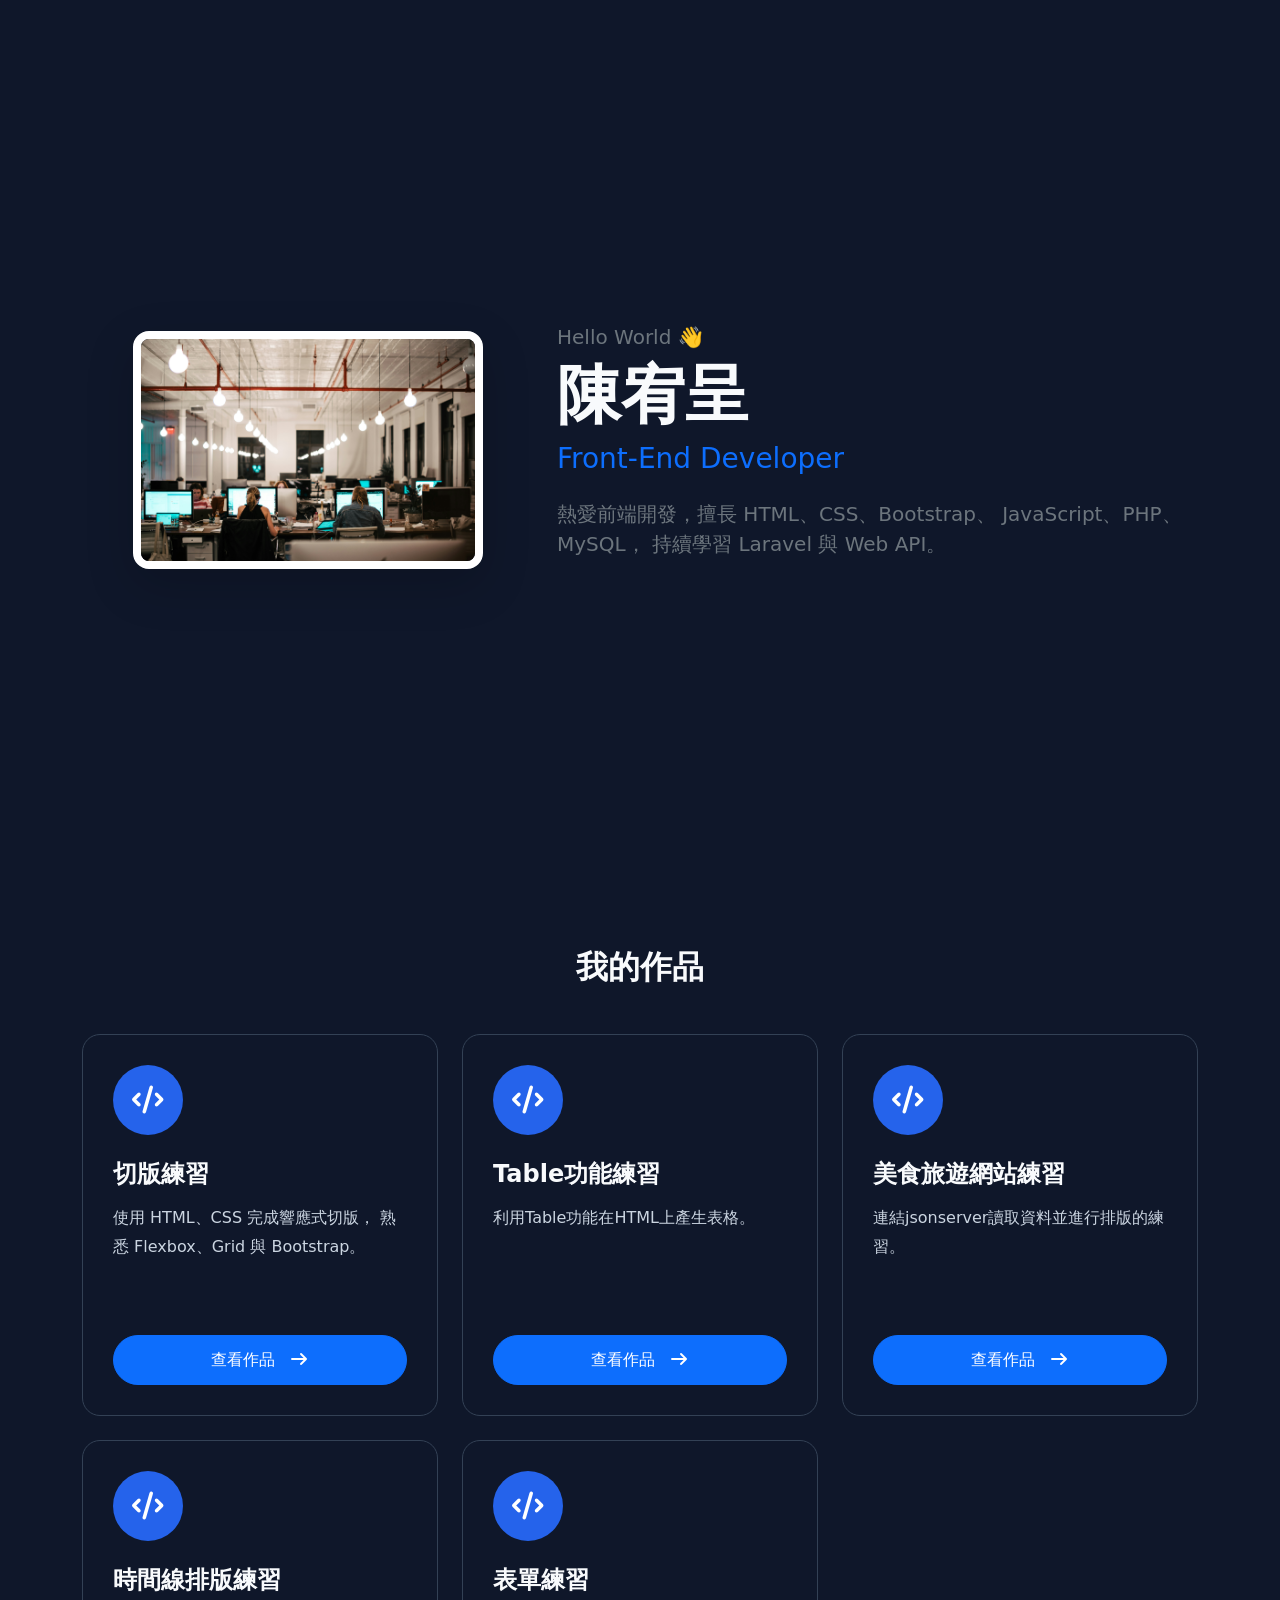
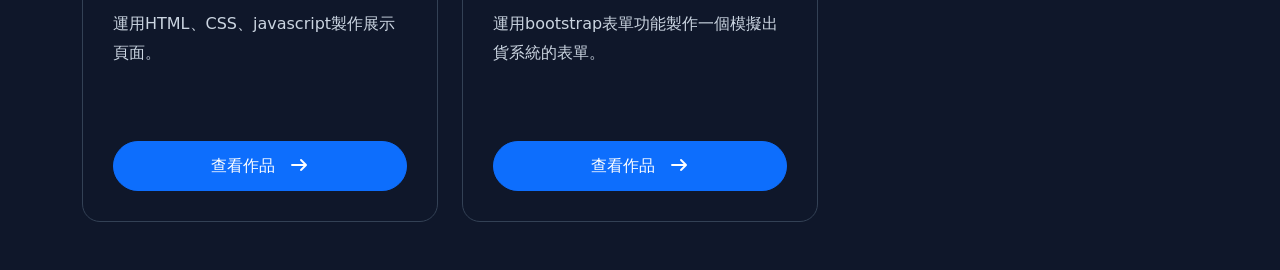
<file: index.html>
<!DOCTYPE html>
<html lang="en">

<head>
    <meta charset="UTF-8">
    <meta name="viewport" content="width=device-width, initial-scale=1.0">
    <title>個人首頁</title>
    <link rel="stylesheet" href="css/all.min.css">
    <link rel="stylesheet" href="css/userpage.css">
    <link rel="stylesheet" href="css/bootstrap.min.css">

    <style>
        body {
            background-color: var(--background-color);
        }

        /* S01主頁 */
        .s01 {
            min-height: 100vh;
            background: linear-gradient(135deg,
                    var(--background-color),
                    var(--section-background));
        }

        .s01 img {
            border: 8px solid white;
        }

        .s01 h1 {
            color: var(--text-primary);
        }

        .s01 h3 {
            color: var(--primary-color);
        }

        .s02 {
            background: var(--section-background);
        }

        .s02 .container h2{
            color: var(--text-primary);
        }

        .portfolio-card {

            height: 100%;

            display: flex;
            flex-direction: column;
            justify-content: space-between;

            background: var(--card-background);

            border-radius: 18px;

            padding: 30px;

            border: 1px solid var(--border-color);

            transition: .35s;

            position: relative;

            overflow: hidden;
        }

        /* 左側品牌色線 */

        .portfolio-card::before {

            content: "";

            position: absolute;

            top: 0;
            left: 0;

            width: 6px;
            height: 100%;

            background: var(--primary-color);

            transform: scaleY(0);

            transform-origin: top;

            transition: .35s;
        }

        /* Hover */

        .portfolio-card:hover {

            transform: translateY(-10px);

            box-shadow: 0 20px 40px rgba(0, 0, 0, .15);

        }

        .portfolio-card:hover::before {

            transform: scaleY(1);

        }

        .portfolio-icon {

            width: 70px;
            height: 70px;

            border-radius: 50%;

            background: var(--primary-color);

            color: white;

            display: flex;

            align-items: center;

            justify-content: center;

            font-size: 28px;

            margin-bottom: 25px;

            transition: .3s;

        }

        .portfolio-card:hover .portfolio-icon {

            transform: rotate(10deg) scale(1.1);

        }

        .portfolio-content h4 {

            font-weight: 700;

            color: var(--text-primary);

            margin-bottom: 15px;

            transition: .3s;

        }

        .portfolio-card:hover h4 {

            color: var(--primary-color);

        }

        .portfolio-content p {

            color: var(--text-secondary);

            line-height: 1.8;

            min-height: 90px;

        }

        /* 按鈕 */

        .portfolio-footer {

            margin-top: 25px;

        }

        .portfolio-footer .btn {

            width: 100%;

            border-radius: 30px;

            padding: 12px;

            transition: .3s;

        }

        .portfolio-footer .btn:hover {

            letter-spacing: 1px;

        }
    </style>
</head>

<body>
    <section class="s01 d-flex align-items-center">
        <div class="container">
            <div class="row align-items-center">
                <div class="col-lg-5 text-center">
                    <img src="images/userpage01.jpg" class="img-fluid rounded-4 shadow-lg" style="max-width:350px;">
                </div>
                <div class="col-lg-7">
                    <h5 class="text-secondary">
                        Hello World 👋
                    </h5>
                    <h1 class="display-3 fw-bold">
                        陳宥呈
                    </h1>
                    <h3 class="text-primary mb-4">
                        Front-End Developer
                    </h3>
                    <p class="lead text-secondary">
                        熱愛前端開發，擅長 HTML、CSS、Bootstrap、
                        JavaScript、PHP、MySQL，
                        持續學習 Laravel 與 Web API。
                    </p>
                </div>
            </div>
        </div>
    </section>

    <section class="s02 py-5">
        <div class="container">
            <h2 class="text-center fw-bold mb-5">
                我的作品
            </h2>
            <div class="row g-4">
                <!-- Project 1 -->
                <div class="col-md-6 col-lg-4">
                    <div class="portfolio-card h-100">
                        <div class="portfolio-content">
                            <div class="portfolio-icon">
                                <i class="fa-solid fa-code"></i>
                            </div>
                            <h4>切版練習</h4>
                            <p>
                                使用 HTML、CSS 完成響應式切版，
                                熟悉 Flexbox、Grid 與 Bootstrap。
                            </p>
                        </div>
                        <div class="portfolio-footer">
                            <a href="20260605-1.html" class="btn btn-primary">
                                查看作品
                                <i class="fa-solid fa-arrow-right ms-2"></i>
                            </a>
                        </div>
                    </div>
                </div>
                <!-- Project 2 -->
                <div class="col-md-6 col-lg-4">
                    <div class="portfolio-card h-100">
                        <div class="portfolio-content">
                            <div class="portfolio-icon">
                                <i class="fa-solid fa-code"></i>
                            </div>
                            <h4>Table功能練習</h4>
                            <p>
                                利用Table功能在HTML上產生表格。
                            </p>
                        </div>
                        <div class="portfolio-footer">
                            <a href="20260605-ch5-ai.html" class="btn btn-primary">
                                查看作品
                                <i class="fa-solid fa-arrow-right ms-2"></i>
                            </a>
                        </div>
                    </div>
                </div>
                <!-- Project 3 -->
                <div class="col-md-6 col-lg-4">
                    <div class="portfolio-card h-100">
                        <div class="portfolio-content">
                            <div class="portfolio-icon">
                                <i class="fa-solid fa-code"></i>
                            </div>
                            <h4>美食旅遊網站練習</h4>
                            <p>
                                連結jsonserver讀取資料並進行排版的練習。
                            </p>
                        </div>
                        <div class="portfolio-footer">
                            <a href="20260618-3-jsonserver.html" class="btn btn-primary">
                                查看作品
                                <i class="fa-solid fa-arrow-right ms-2"></i>
                            </a>
                        </div>
                    </div>
                </div>
                <!-- Project 4 -->
                <div class="col-md-6 col-lg-4">
                    <div class="portfolio-card h-100">
                        <div class="portfolio-content">
                            <div class="portfolio-icon">
                                <i class="fa-solid fa-code"></i>
                            </div>
                            <h4>時間線排版練習</h4>
                            <p>
                                運用HTML、CSS、javascript製作展示頁面。
                            </p>
                        </div>
                        <div class="portfolio-footer">
                            <a href="20260623-practice-timeline-section-ai.html" class="btn btn-primary">
                                查看作品
                                <i class="fa-solid fa-arrow-right ms-2"></i>
                            </a>
                        </div>
                    </div>
                </div>
                <!-- Project 5 -->
                <div class="col-md-6 col-lg-4">
                    <div class="portfolio-card h-100">
                        <div class="portfolio-content">
                            <div class="portfolio-icon">
                                <i class="fa-solid fa-code"></i>
                            </div>
                            <h4>表單練習</h4>
                            <p>
                                運用bootstrap表單功能製作一個模擬出貨系統的表單。
                            </p>
                        </div>
                        <div class="portfolio-footer">
                            <a href="20260625-ch11-form-js.html" class="btn btn-primary">
                                查看作品
                                <i class="fa-solid fa-arrow-right ms-2"></i>
                            </a>
                        </div>
                    </div>
                </div>
            </div>
        </div>
    </section>
</body>

</html>
</file>
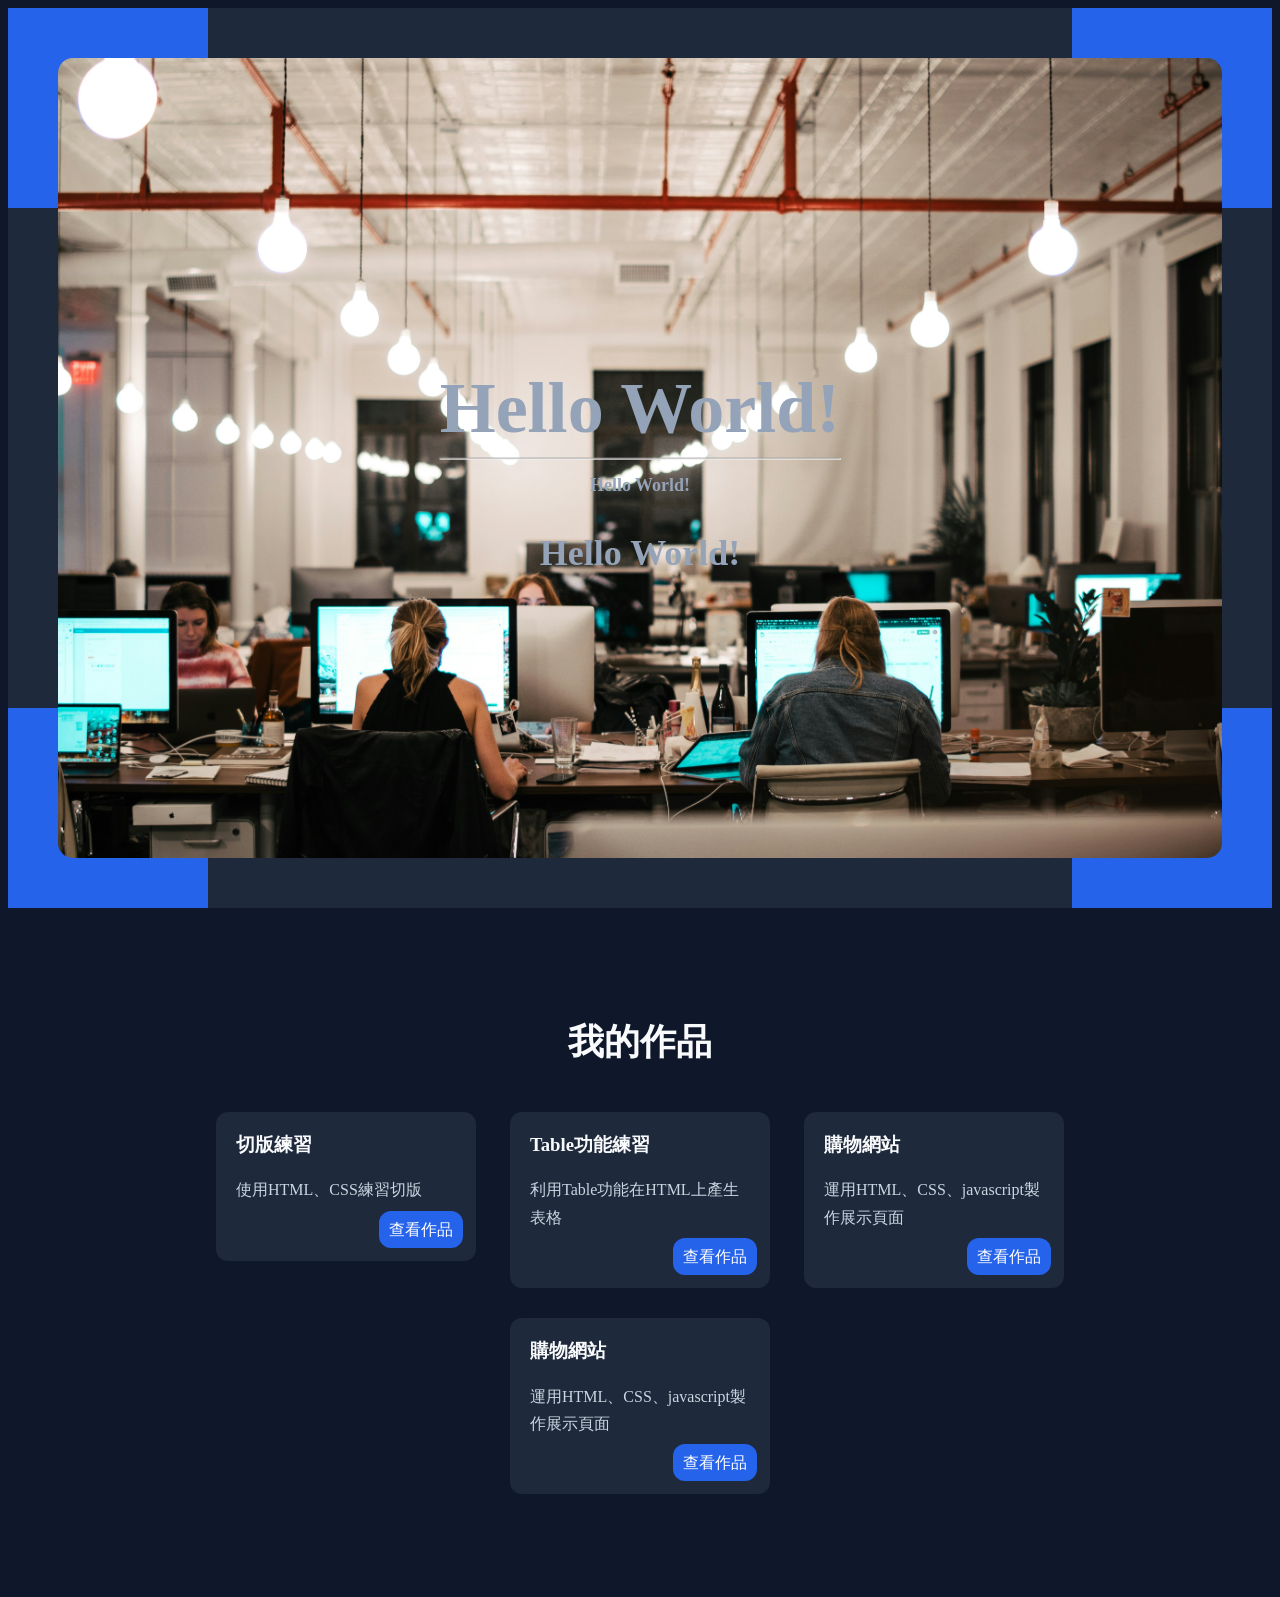
<file: 20260602_userPage.html>
<!DOCTYPE html>
<html lang="en">
<head>
    <meta charset="UTF-8">
    <meta name="viewport" content="width=device-width, initial-scale=1.0">
    <title>個人首頁</title>
    <link rel="stylesheet" href="css/all.min.css">
    <link rel="stylesheet" href="css/userpage.css">
    <style>
        body{
            background-color: var(--background-color);
        }
        /* S01主頁 */
        .s01{
            background-color: var(--background-secondary);
            height: 100vh;
            position: relative;
        }
        .s01 .box01{
            width: 200px;
            height: 200px;
            background-color: var(--primary-color);
            position: absolute;
            top: 0;
            left: 0;
        }
        .s01 .box02{
            width: 200px;
            height: 200px;
            background-color: var(--primary-color);
            position: absolute;
            top: 0;
            right: 0;
        }
        .s01 .box03{
            width: 200px;
            height: 200px;
            background-color: var(--primary-color);
            position: absolute;
            bottom: 0;
            left: 0;
        }
        .s01 .box04{
            width: 200px;
            height: 200px;
            background-color: var(--primary-color);
            position: absolute;
            bottom: 0;
            right: 0;
        }
        .s01 .userImg{
            position: absolute;
            top: 50px;
            left: 50px;
            bottom: 50px;
            right: 50px;
            border-radius: 15px;
            background-position: center, center;
            background-size: cover;
            background-color: var(--background-tertiary);
            background-image: url("images/userpage01.jpg");
            background-attachment: fixed;   /* 固定圖片 */    
        }
        .userText{
            position: absolute;
            top: 50%;
            left: 50%;
            transform: translate(-50%, -50%);
            text-align: center;
            color: var(--text-muted);
            font-weight: bolder;
        }
        .userText h1{
            font-size: 72px;
            margin-bottom: 0;
        }
        .userText h2{
            font-size: 18px;
        }
        .userText p{
            font-size: 36px;
        }
        /* S02作品區 */
        .s02{
            padding: 80px 10%;
            background-color: var(--background-color);
            text-align: center;
        }
        .s02 h2{
            font-size: 36px;
            color: var(--text-primary);
        }
        .s02 .card{
            display: inline-block;
            vertical-align: top;
            margin: 15px;
            width: 220px;
            background-color: var(--card-bg);
            padding: 20px;
            text-align: left;
            border-radius: 12px;
        }
        .s02 .card h3{
            color: var(--text-primary);
            margin-top: 0;
        }
        .s02 .card p{
            line-height: 1.7;
            color: var(--text-secondary);
        }
        .s02 .card a{
            position: relative;
            left: 65%;
            text-decoration: none;
            background-color: var(--button-primary-bg);
            color: var(--button-primary-text);
            padding: 10px;
            border-radius: 12px;
        }

    </style>
</head>
<body>
    <section class="s01">
            <div class="box01"></div>
            <div class="box02"></div>
            <div class="box03"></div>
            <div class="box04"></div>
            <div class="userImg"></div>
            <div class="userText">
                <h1>Hello World!</h1>
                <hr>
                <h2>Hello World!</h2>
                <p>Hello World!</p>
            </div>
    </section>
    <section class="s02">
        <h2>我的作品</h2>
        <!-- 作品01 -->
        <div class="card">
            <h3>切版練習</h3>
            <p>使用HTML、CSS練習切版</p>
            <a href="20260605-1.html">查看作品</a>
        </div>

        <!-- 作品02 -->
        <div class="card">
            <h3>Table功能練習</h3>
            <p>利用Table功能在HTML上產生表格</p>
            <a href="20260605-ch5-ai.html">查看作品</a>
        </div>

        <!-- 作品03 -->
        <div class="card">
            <h3>購物網站</h3>
            <p>運用HTML、CSS、javascript製作展示頁面</p>
            <a href="#">查看作品</a>
        </div>

        <!-- 作品04 -->
        <div class="card">
            <h3>購物網站</h3>
            <p>運用HTML、CSS、javascript製作展示頁面</p>
            <a href="#">查看作品</a>
        </div>
    </section>
</body>
</html>
</file>
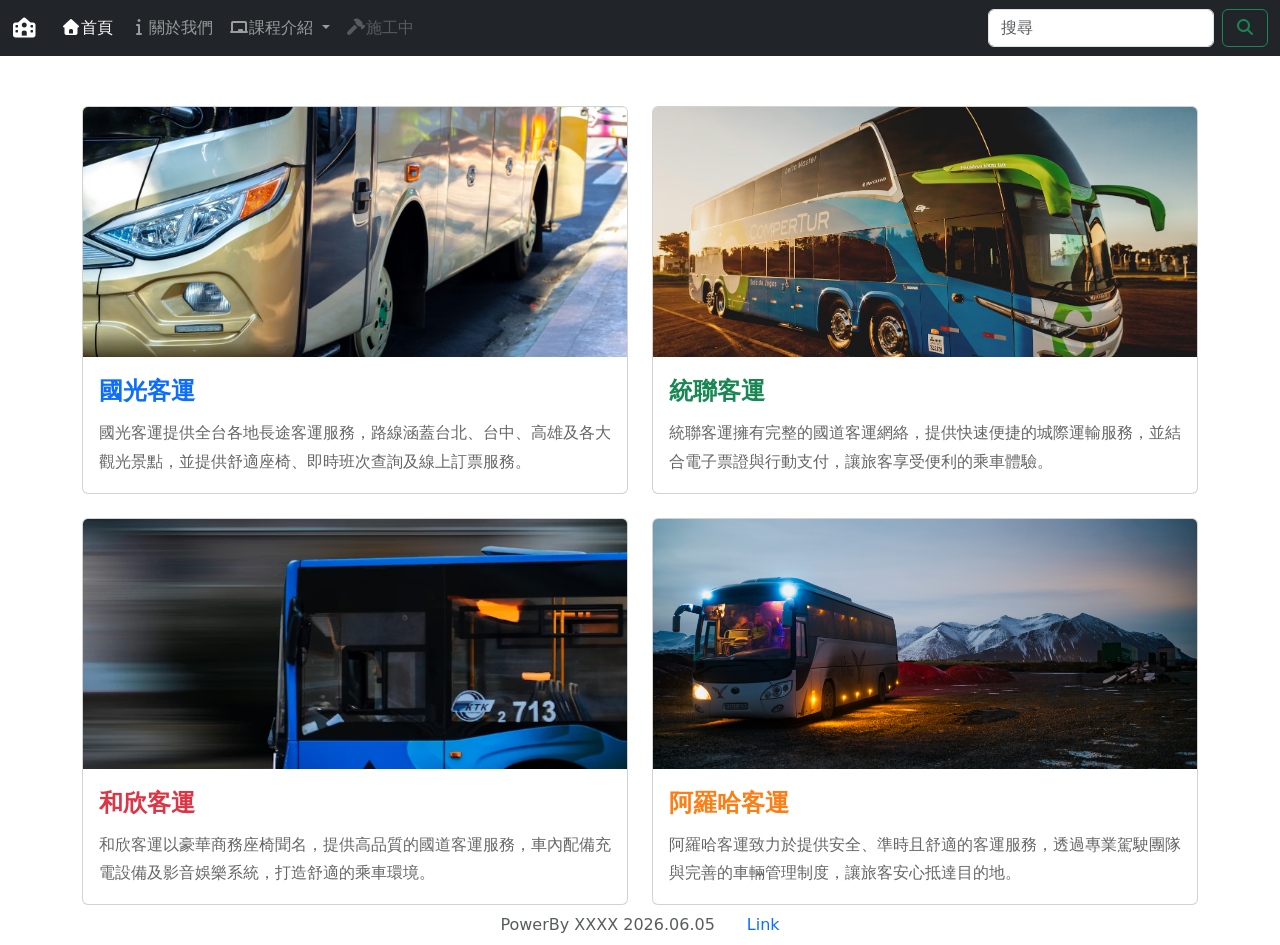
<file: 20260605-1.html>
<!DOCTYPE html>
<html lang="zh_TW">

<head>
    <meta charset="UTF-8">
    <meta name="viewport" content="width=device-width, initial-scale=1.0">
    <title>Bootstrap Demo</title>
    <link rel="stylesheet" href="css/bootstrap.min.css">
    <link rel="stylesheet" href="css/all.min.css">
    <link rel="stylesheet" href="css/20260605-1.css">
</head>

<body>
    <nav class="navbar navbar-expand-lg bg-dark navbar-dark">
        <div class="container-fluid">
            <a class="navbar-brand" href="#">
                <i class="fa-solid fa-school"></i>
            </a>
            <button class="navbar-toggler" type="button" data-bs-toggle="collapse"
                data-bs-target="#navbarSupportedContent" aria-controls="navbarSupportedContent" aria-expanded="false"
                aria-label="Toggle navigation">
                <span class="navbar-toggler-icon"></span>
            </button>
            <div class="collapse navbar-collapse" id="navbarSupportedContent">
                <ul class="navbar-nav me-auto mb-2 mb-lg-0">
                    <li class="nav-item">
                        <a class="nav-link active" aria-current="page" href="#">
                            <i class="fa-solid fa-house"></i>首頁
                        </a>
                    </li>
                    <li class="nav-item">
                        <a class="nav-link" href="#">
                            <i class="fa-solid fa-info"></i>關於我們
                        </a>
                    </li>
                    <li class="nav-item dropdown">
                        <a class="nav-link dropdown-toggle" href="#" role="button" data-bs-toggle="dropdown"
                            aria-expanded="false">
                            <i class="fa-solid fa-chalkboard"></i>課程介紹
                        </a>
                        <ul class="dropdown-menu">
                            <li><a class="dropdown-item" href="#">課程001</a></li>
                            <li><a class="dropdown-item" href="#">其他動作</a></li>
                            <li>
                                <hr class="dropdown-divider">
                            </li>
                            <li><a class="dropdown-item" href="#">其他...</a></li>
                        </ul>
                    </li>
                    <li class="nav-item">
                        <a class="nav-link disabled" aria-disabled="true">
                            <i class="fa-solid fa-hammer"></i>施工中
                        </a>
                    </li>
                </ul>
                <form class="d-flex" role="search">
                    <input class="form-control me-2" type="search" placeholder="搜尋" aria-label="搜尋" />
                    <button class="btn btn-outline-success" type="submit"><i
                            class="fa-solid fa-magnifying-glass"></i></button>
                </form>
            </div>
        </div>
    </nav>
    <div class="container">
        <div class="row row-cols-1 row-cols-md-2 g-4">
            <div class="col">
                <div class="card">
                    <img src="images/bus01.avif" class="card-img-top" alt="...">
                    <div class="card-body">
                        <h5 class="card-title">Card title</h5>
                        <p class="card-text">This is a longer card with supporting text below as a natural lead-in to
                            additional content. This content is a little bit longer.</p>
                    </div>
                </div>
            </div>
            <div class="col">
                <div class="card">
                    <img src="images/bus02.avif" class="card-img-top" alt="...">
                    <div class="card-body">
                        <h5 class="card-title">Card title</h5>
                        <p class="card-text">This is a longer card with supporting text below as a natural lead-in to
                            additional content. This content is a little bit longer.</p>
                    </div>
                </div>
            </div>
            <div class="col">
                <div class="card">
                    <img src="images/bus03.avif" class="card-img-top" alt="...">
                    <div class="card-body">
                        <h5 class="card-title">Card title</h5>
                        <p class="card-text">This is a longer card with supporting text below as a natural lead-in to
                            additional content.</p>
                    </div>
                </div>
            </div>
            <div class="col">
                <div class="card">
                    <img src="images/bus04.jpg" class="card-img-top" alt="...">
                    <div class="card-body">
                        <h5 class="card-title">Card title</h5>
                        <p class="card-text">This is a longer card with supporting text below as a natural lead-in to
                            additional content. This content is a little bit longer.</p>
                    </div>
                </div>
            </div>
        </div>
    </div>
    <footer>
        <ul class="nav justify-content-center">
            <li class="nav-item">
                <a class="nav-link disabled" aria-current="page" href="#">PowerBy XXXX 2026.06.05</a>
            </li>
            <li class="nav-item">
                <a class="nav-link" href="#">Link</a>
            </li>
        </ul>
    </footer>
    <script src="js/bootstrap.bundle.min.js"></script>
</body>

</html>
</file>
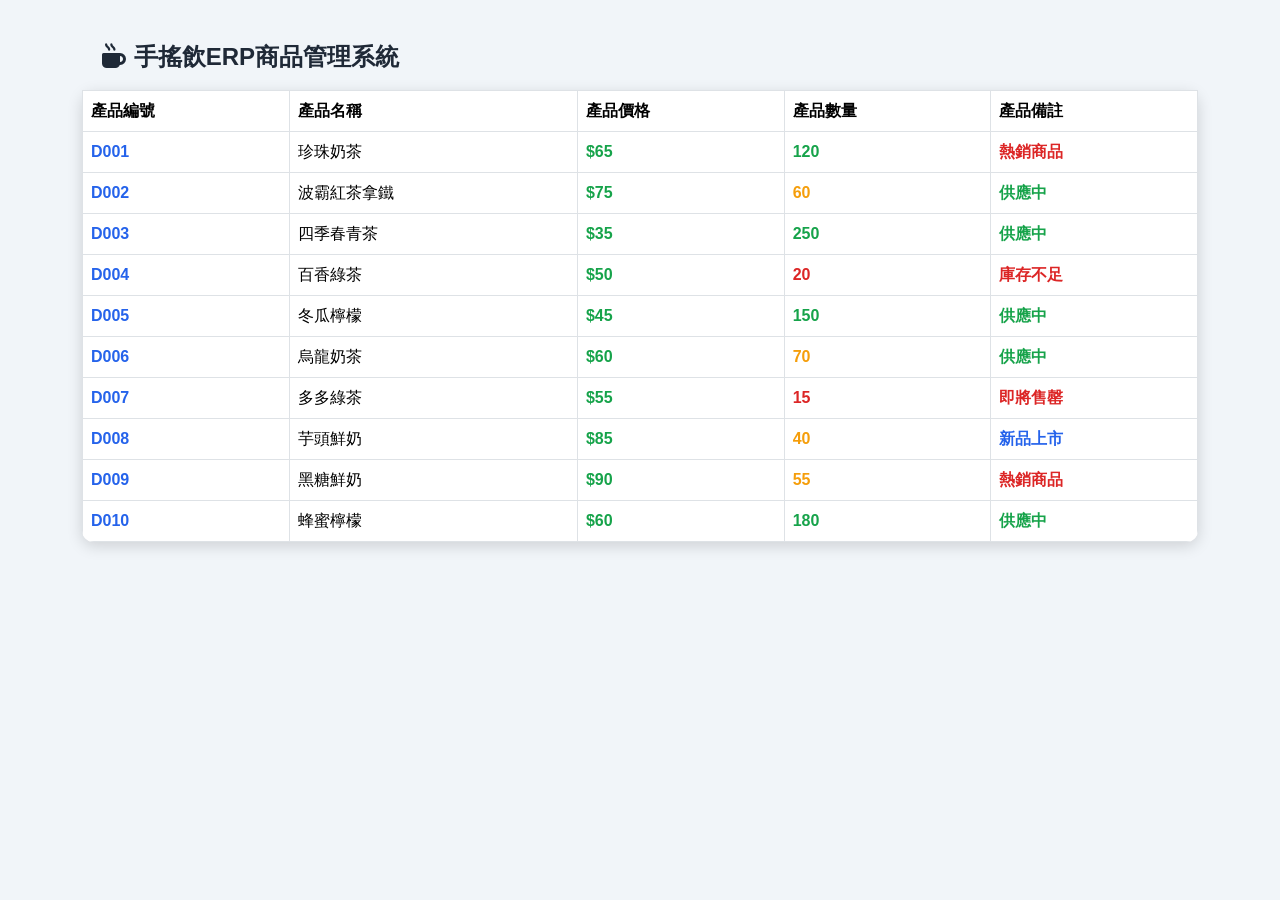
<file: 20260605-ch5-ai.html>
<!DOCTYPE html>
<html lang="zh-TW">

<head>
    <meta charset="UTF-8">
    <meta name="viewport" content="width=device-width, initial-scale=1.0">
    <title>ERP商品管理系統</title>

    <link rel="stylesheet" href="css/bootstrap.min.css">
    <link rel="stylesheet" href="css/all.min.css">
    <link rel="stylesheet" href="css/my.css">

    <style>
        :root {
            --erp-primary: #1f2937;
            --erp-secondary: #374151;
            --erp-accent: #2563eb;
            --erp-success: #16a34a;
            --erp-warning: #f59e0b;
            --erp-danger: #dc2626;
            --erp-light: #f8fafc;
        }

        body {
            background-color: #f1f5f9;
            font-family: "Microsoft JhengHei", sans-serif;
        }

        .erp-table {
            background-color: white;
            border-radius: 12px;
            overflow: hidden;
            box-shadow: 0 4px 15px rgba(0, 0, 0, .15);
        }

        .erp-header {
            background-color: var(--erp-primary) !important;
            color: white;
        }

        .erp-table caption {
            font-size: 1.5rem;
            font-weight: bold;
            color: var(--erp-primary);
            padding: 15px;
            caption-side: top;
        }

        .erp-table tbody tr {
            transition: all .3s;
        }

        .erp-table tbody tr:hover {
            background-color: #eef4ff;
            transform: scale(1.01);
        }

        .product-id {
            font-weight: bold;
            color: var(--erp-accent);
        }

        .product-price {
            font-weight: bold;
            color: var(--erp-success);
        }

        .stock-high {
            color: var(--erp-success);
            font-weight: bold;
        }

        .stock-medium {
            color: var(--erp-warning);
            font-weight: bold;
        }

        .stock-low {
            color: var(--erp-danger);
            font-weight: bold;
        }

        .status-hot {
            color: var(--erp-danger);
            font-weight: bold;
        }

        .status-new {
            color: var(--erp-accent);
            font-weight: bold;
        }

        .status-normal {
            color: var(--erp-success);
            font-weight: bold;
        }

        @media screen and (max-width: 768px) {

            .table-rwd thead {
                display: none;
            }

            .table-rwd tbody tr {
                display: block;
                margin-top: 15px;
                border: 2px solid var(--erp-accent);
                border-radius: 10px;
                background-color: white;
                box-shadow: 0 2px 10px rgba(0, 0, 0, .1);
            }

            .table-rwd tbody tr td {
                display: block;
                overflow: hidden;
                padding: 10px;
            }

            .table-rwd tbody tr td::before {
                content: attr(data-th) ":";
                font-size: 16px;
                font-weight: bold;
                color: var(--erp-primary);
                display: block;
                float: left;
                width: 35%;
                text-align: right;
                padding-right: 1em;
            }

            .table-rwd tbody tr td span {
                display: block;
                float: left;
                width: 65%;
            }
        }
    </style>
</head>

<body>

    <div class="container">

        <table class="table table-bordered table-hover mt-4 table-rwd erp-table">

            <caption>
                <i class="fa-solid fa-mug-hot"></i>
                手搖飲ERP商品管理系統
            </caption>

            <thead class="erp-header">
                <tr>
                    <th>產品編號</th>
                    <th>產品名稱</th>
                    <th>產品價格</th>
                    <th>產品數量</th>
                    <th>產品備註</th>
                </tr>
            </thead>

            <tbody>

                <tr>
                    <td data-th="產品編號"><span class="product-id">D001</span></td>
                    <td data-th="產品名稱"><span>珍珠奶茶</span></td>
                    <td data-th="產品價格"><span class="product-price">$65</span></td>
                    <td data-th="產品數量"><span class="stock-high">120</span></td>
                    <td data-th="產品備註"><span class="status-hot">熱銷商品</span></td>
                </tr>

                <tr>
                    <td data-th="產品編號"><span class="product-id">D002</span></td>
                    <td data-th="產品名稱"><span>波霸紅茶拿鐵</span></td>
                    <td data-th="產品價格"><span class="product-price">$75</span></td>
                    <td data-th="產品數量"><span class="stock-medium">60</span></td>
                    <td data-th="產品備註"><span class="status-normal">供應中</span></td>
                </tr>

                <tr>
                    <td data-th="產品編號"><span class="product-id">D003</span></td>
                    <td data-th="產品名稱"><span>四季春青茶</span></td>
                    <td data-th="產品價格"><span class="product-price">$35</span></td>
                    <td data-th="產品數量"><span class="stock-high">250</span></td>
                    <td data-th="產品備註"><span class="status-normal">供應中</span></td>
                </tr>

                <tr>
                    <td data-th="產品編號"><span class="product-id">D004</span></td>
                    <td data-th="產品名稱"><span>百香綠茶</span></td>
                    <td data-th="產品價格"><span class="product-price">$50</span></td>
                    <td data-th="產品數量"><span class="stock-low">20</span></td>
                    <td data-th="產品備註"><span class="status-hot">庫存不足</span></td>
                </tr>

                <tr>
                    <td data-th="產品編號"><span class="product-id">D005</span></td>
                    <td data-th="產品名稱"><span>冬瓜檸檬</span></td>
                    <td data-th="產品價格"><span class="product-price">$45</span></td>
                    <td data-th="產品數量"><span class="stock-high">150</span></td>
                    <td data-th="產品備註"><span class="status-normal">供應中</span></td>
                </tr>

                <tr>
                    <td data-th="產品編號"><span class="product-id">D006</span></td>
                    <td data-th="產品名稱"><span>烏龍奶茶</span></td>
                    <td data-th="產品價格"><span class="product-price">$60</span></td>
                    <td data-th="產品數量"><span class="stock-medium">70</span></td>
                    <td data-th="產品備註"><span class="status-normal">供應中</span></td>
                </tr>

                <tr>
                    <td data-th="產品編號"><span class="product-id">D007</span></td>
                    <td data-th="產品名稱"><span>多多綠茶</span></td>
                    <td data-th="產品價格"><span class="product-price">$55</span></td>
                    <td data-th="產品數量"><span class="stock-low">15</span></td>
                    <td data-th="產品備註"><span class="status-hot">即將售罄</span></td>
                </tr>

                <tr>
                    <td data-th="產品編號"><span class="product-id">D008</span></td>
                    <td data-th="產品名稱"><span>芋頭鮮奶</span></td>
                    <td data-th="產品價格"><span class="product-price">$85</span></td>
                    <td data-th="產品數量"><span class="stock-medium">40</span></td>
                    <td data-th="產品備註"><span class="status-new">新品上市</span></td>
                </tr>

                <tr>
                    <td data-th="產品編號"><span class="product-id">D009</span></td>
                    <td data-th="產品名稱"><span>黑糖鮮奶</span></td>
                    <td data-th="產品價格"><span class="product-price">$90</span></td>
                    <td data-th="產品數量"><span class="stock-medium">55</span></td>
                    <td data-th="產品備註"><span class="status-hot">熱銷商品</span></td>
                </tr>

                <tr>
                    <td data-th="產品編號"><span class="product-id">D010</span></td>
                    <td data-th="產品名稱"><span>蜂蜜檸檬</span></td>
                    <td data-th="產品價格"><span class="product-price">$60</span></td>
                    <td data-th="產品數量"><span class="stock-high">180</span></td>
                    <td data-th="產品備註"><span class="status-normal">供應中</span></td>
                </tr>

            </tbody>

        </table>

    </div>

    <script src="js/bootstrap.bundle.min.js"></script>

</body>

</html>
</file>
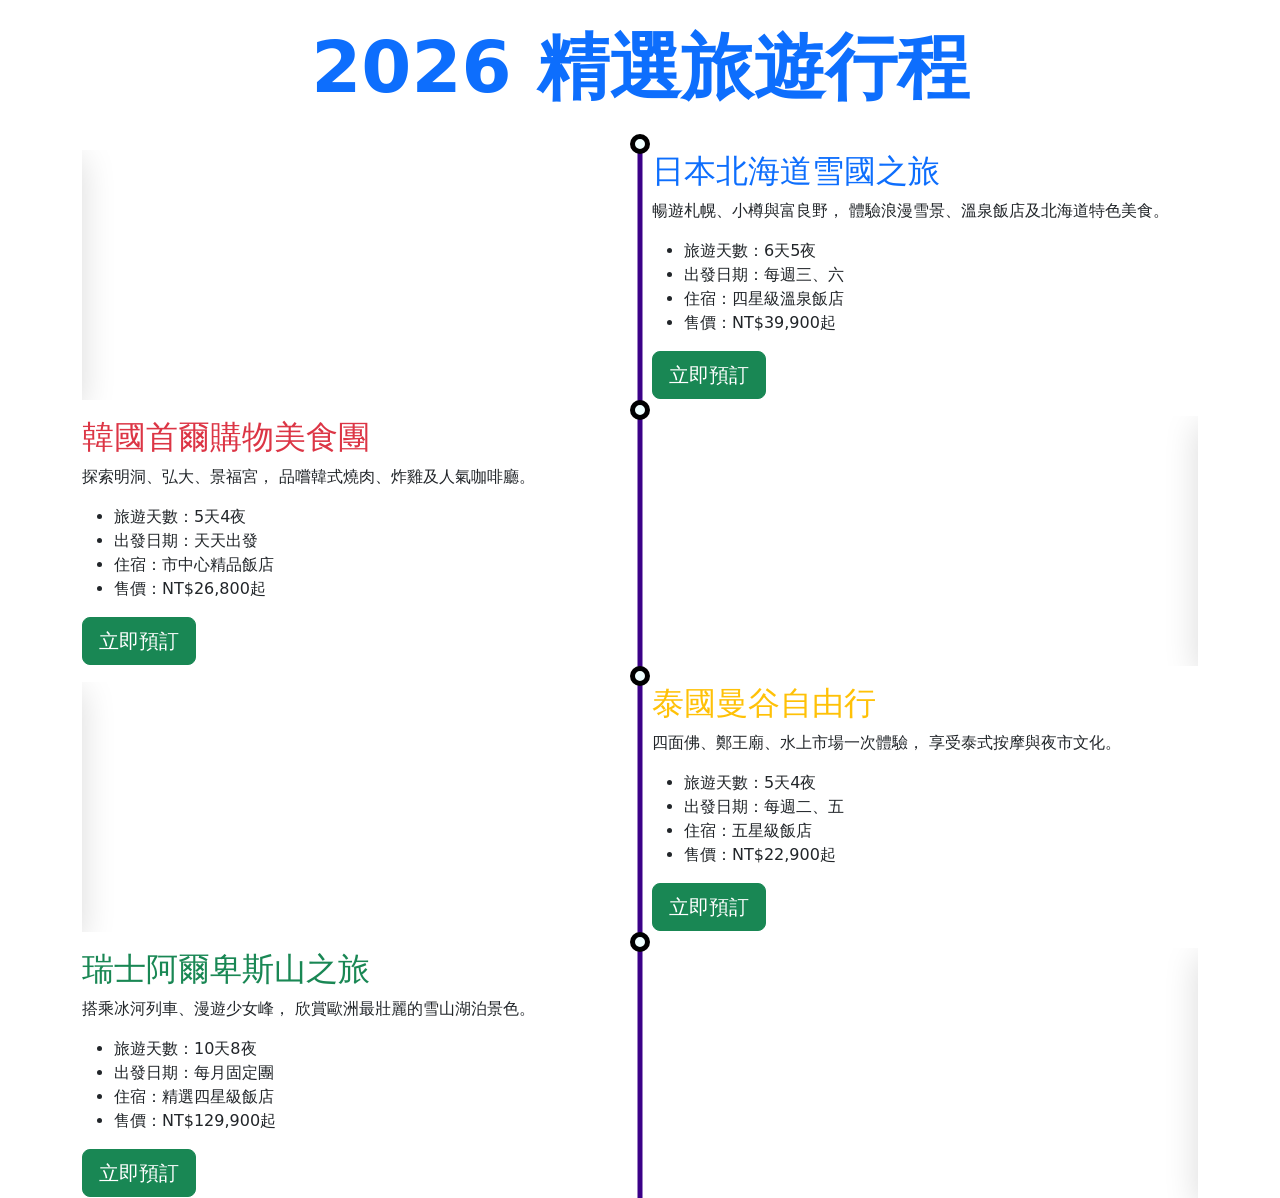
<file: 20260623-practice-timeline-section-ai.html>
<!DOCTYPE html>
<html lang="en">

<head>
    <meta charset="UTF-8">
    <meta name="viewport" content="width=device-width, initial-scale=1.0">
    <title>Ch7 時間軸practice</title>
    <link rel="stylesheet" href="css/bootstrap.min.css">
    <link rel="stylesheet" href="css/my.css">
    <style>
        .imgbox {
            height: 250px;
        }

        .timeline-section {
            position: relative;
        }

        .timeline-section::before {
            position: absolute;
            content: "";
            top: 10px;
            bottom: 0;
            width: 5px;
            background-color: rgb(59, 0, 136);
            left: 50%;
            transform: translateX(-50%);
        }
        .timeline-section-pointer{
            position: relative;
        }
        .timeline-section-pointer::before{
            position: absolute;
            content: "";
            width: 20px;
            height: 20px;
            background-color: azure;
            top: 0;
            border-radius: 50%;
            left: 50%;
            transform: translateX(-50%);
            border: 5px solid #000;
        }
        @media screen and (max-width: 768px) {
            .timeline-section::before, .timeline-section-pointer::before{
                display: none;
            }
            /* 
            .timeline-section::before{
                opacity: 0%;
            }
            .timeline-section-pointer::before{
                opacity: 0%;
            }
            */
        }
    </style>
</head>

<body>
    <div class="container">
    <div class="display-2 fw-900 text-center text-primary my-4">
        2026 精選旅遊行程
    </div>

    <div class="timeline-section">

        <!-- 北海道 -->
        <div class="row align-items-center timeline-section-pointer">
            <div class="col-md-6 mt-3">
                <div class="imgbox bg-cover roller-l"
                    style="background-image: url('https://images.unsplash.com/photo-1506744038136-46273834b3fb');">
                    <div class="roller-box">
                        <a href="#" class="btn btn-light roller-btn">查看詳情</a>
                    </div>
                </div>
            </div>

            <div class="col-md-6 mt-3">
                <div class="textbox">
                    <div class="h2 text-primary">
                        日本北海道雪國之旅
                    </div>

                    <p>
                        暢遊札幌、小樽與富良野，
                        體驗浪漫雪景、溫泉飯店及北海道特色美食。
                    </p>

                    <ul>
                        <li>旅遊天數：6天5夜</li>
                        <li>出發日期：每週三、六</li>
                        <li>住宿：四星級溫泉飯店</li>
                        <li>售價：NT$39,900起</li>
                    </ul>

                    <a href="#" class="btn btn-success btn-lg">
                        立即預訂
                    </a>
                </div>
            </div>
        </div>

        <!-- 首爾 -->
        <div class="row align-items-center flex-row-reverse timeline-section-pointer">
            <div class="col-md-6 mt-3">
                <div class="imgbox bg-cover roller-r"
                    style="background-image: url('https://images.unsplash.com/photo-1538485399081-7c897c1f2b4d');">
                    <div class="roller-box">
                        <a href="#" class="btn btn-light roller-btn">查看詳情</a>
                    </div>
                </div>
            </div>

            <div class="col-md-6 mt-3">
                <div class="textbox">
                    <div class="h2 text-danger">
                        韓國首爾購物美食團
                    </div>

                    <p>
                        探索明洞、弘大、景福宮，
                        品嚐韓式燒肉、炸雞及人氣咖啡廳。
                    </p>

                    <ul>
                        <li>旅遊天數：5天4夜</li>
                        <li>出發日期：天天出發</li>
                        <li>住宿：市中心精品飯店</li>
                        <li>售價：NT$26,800起</li>
                    </ul>

                    <a href="#" class="btn btn-success btn-lg">
                        立即預訂
                    </a>
                </div>
            </div>
        </div>

        <!-- 曼谷 -->
        <div class="row align-items-center timeline-section-pointer">
            <div class="col-md-6 mt-3">
                <div class="imgbox bg-cover roller-l"
                    style="background-image: url('https://images.unsplash.com/photo-1508009603885-50cf7c579365');">
                    <div class="roller-box">
                        <a href="#" class="btn btn-light roller-btn">查看詳情</a>
                    </div>
                </div>
            </div>

            <div class="col-md-6 mt-3">
                <div class="textbox">
                    <div class="h2 text-warning">
                        泰國曼谷自由行
                    </div>

                    <p>
                        四面佛、鄭王廟、水上市場一次體驗，
                        享受泰式按摩與夜市文化。
                    </p>

                    <ul>
                        <li>旅遊天數：5天4夜</li>
                        <li>出發日期：每週二、五</li>
                        <li>住宿：五星級飯店</li>
                        <li>售價：NT$22,900起</li>
                    </ul>

                    <a href="#" class="btn btn-success btn-lg">
                        立即預訂
                    </a>
                </div>
            </div>
        </div>

        <!-- 瑞士 -->
        <div class="row align-items-center flex-row-reverse timeline-section-pointer">
            <div class="col-md-6 mt-3">
                <div class="imgbox bg-cover roller-r"
                    style="background-image: url('https://images.unsplash.com/photo-1521295121783-8a321d551ad2');">
                    <div class="roller-box">
                        <a href="#" class="btn btn-light roller-btn">查看詳情</a>
                    </div>
                </div>
            </div>

            <div class="col-md-6 mt-3">
                <div class="textbox">
                    <div class="h2 text-success">
                        瑞士阿爾卑斯山之旅
                    </div>

                    <p>
                        搭乘冰河列車、漫遊少女峰，
                        欣賞歐洲最壯麗的雪山湖泊景色。
                    </p>

                    <ul>
                        <li>旅遊天數：10天8夜</li>
                        <li>出發日期：每月固定團</li>
                        <li>住宿：精選四星級飯店</li>
                        <li>售價：NT$129,900起</li>
                    </ul>

                    <a href="#" class="btn btn-success btn-lg">
                        立即預訂
                    </a>
                </div>
            </div>
        </div>

    </div>
</div>
    <script src="js/bootstrap.bundle.min.js"></script>
</body>

</html>
</file>
<file: css/userpage.css>
:root{
    /* =========================
       品牌主色 (Brand Colors)
    ========================= */
    --primary-color: #2563EB;          /* 科技藍 */
    --primary-hover: #1D4ED8;
    --primary-light: #DBEAFE;
    --primary-dark: #1E3A8A;

    /* =========================
       次要色 (Secondary)
    ========================= */
    --secondary-color: #14B8A6;        /* 青綠色 */
    --secondary-hover: #0F766E;
    --secondary-light: #CCFBF1;
    --secondary-dark: #134E4A;

    /* =========================
       強調色 (Accent)
    ========================= */
    --accent-color: #F97316;           /* 亮橘色 */
    --accent-hover: #EA580C;
    --accent-light: #FED7AA;

    /* =========================
       背景色系 (Background)
    ========================= */
    --background-color: #0F172A;       /* 主背景 */
    --background-secondary: #1E293B;   /* 卡片背景 */
    --background-tertiary: #334155;    /* 區塊背景 */
    --background-light: #F8FAFC;       /* 淺色區域 */

    /* =========================
       Hero / Banner
    ========================= */
    --hero-overlay: rgba(15,23,42,0.75);
    --hero-gradient-start: #0F172A;
    --hero-gradient-end: #1E3A8A;

    /* =========================
       文字色系 (Text)
    ========================= */
    --text-primary: #F8FAFC;
    --text-secondary: #CBD5E1;
    --text-muted: #94A3B8;
    --text-dark: #0F172A;
    --text-link: #60A5FA;

    /* =========================
       邊框與分隔線
    ========================= */
    --border-color: #334155;
    --border-light: #475569;
    --divider-color: #1E293B;

    /* =========================
       卡片色系
    ========================= */
    --card-bg: #1E293B;
    --card-hover: #273549;
    --card-border: #334155;

    /* =========================
       按鈕色系
    ========================= */
    --button-primary-bg: #2563EB;
    --button-primary-text: #FFFFFF;

    --button-secondary-bg: #1E293B;
    --button-secondary-text: #F8FAFC;

    /* =========================
       狀態顏色
    ========================= */
    --success-color: #22C55E;
    --warning-color: #FACC15;
    --error-color: #EF4444;
    --info-color: #38BDF8;

    /* =========================
       技能標籤 (Skill Tags)
    ========================= */
    --tag-html: #E34F26;
    --tag-css: #1572B6;
    --tag-js: #F7DF1E;
    --tag-react: #61DAFB;
    --tag-python: #3776AB;
    --tag-java: #ED8B00;
    --tag-nodejs: #339933;
    --tag-git: #F05032;

    /* =========================
       頭像區域
    ========================= */
    --avatar-border: #60A5FA;
    --avatar-shadow: rgba(37,99,235,0.4);

    /* =========================
       陰影
    ========================= */
    --shadow-sm: rgba(0,0,0,0.15);
    --shadow-md: rgba(0,0,0,0.25);
    --shadow-lg: rgba(0,0,0,0.40);

    /* =========================
       作品集區塊
    ========================= */
    --portfolio-card-bg: #1E293B;
    --portfolio-card-hover: #334155;
    --portfolio-overlay: rgba(15,23,42,0.85);

    /* =========================
       學經歷時間軸
    ========================= */
    --timeline-line: #2563EB;
    --timeline-dot: #60A5FA;

    /* =========================
       Footer
    ========================= */
    --footer-bg: #020617;
    --footer-text: #94A3B8;
}
</file>
<file: css/20260605-1.css>
.container{
    margin-top: 50px;
}
/* 卡片美化 */
.card{
    height: 100%;
    transition: 0.3s;
}

.card:hover{
    transform: translateY(-5px);
    box-shadow: 0 10px 20px rgba(0,0,0,.15);
}

.card-img-top{
    height: 250px;
    object-fit: cover;
}

/* 原本英文內容隱藏 */
.card-title,
.card-text{
    display: none;
}

/* 第一張卡片 */
.col:nth-child(1) .card-body::before{
    content: "國光客運";
    display: block;
    font-size: 1.5rem;
    font-weight: bold;
    color: #0d6efd;
    margin-bottom: 10px;
}

.col:nth-child(1) .card-body::after{
    content: "國光客運提供全台各地長途客運服務，路線涵蓋台北、台中、高雄及各大觀光景點，並提供舒適座椅、即時班次查詢及線上訂票服務。";
    display: block;
    line-height: 1.8;
    color: #666;
}

/* 第二張卡片 */
.col:nth-child(2) .card-body::before{
    content: "統聯客運";
    display: block;
    font-size: 1.5rem;
    font-weight: bold;
    color: #198754;
    margin-bottom: 10px;
}

.col:nth-child(2) .card-body::after{
    content: "統聯客運擁有完整的國道客運網絡，提供快速便捷的城際運輸服務，並結合電子票證與行動支付，讓旅客享受便利的乘車體驗。";
    display: block;
    line-height: 1.8;
    color: #666;
}

/* 第三張卡片 */
.col:nth-child(3) .card-body::before{
    content: "和欣客運";
    display: block;
    font-size: 1.5rem;
    font-weight: bold;
    color: #dc3545;
    margin-bottom: 10px;
}

.col:nth-child(3) .card-body::after{
    content: "和欣客運以豪華商務座椅聞名，提供高品質的國道客運服務，車內配備充電設備及影音娛樂系統，打造舒適的乘車環境。";
    display: block;
    line-height: 1.8;
    color: #666;
}

/* 第四張卡片 */
.col:nth-child(4) .card-body::before{
    content: "阿羅哈客運";
    display: block;
    font-size: 1.5rem;
    font-weight: bold;
    color: #fd7e14;
    margin-bottom: 10px;
}

.col:nth-child(4) .card-body::after{
    content: "阿羅哈客運致力於提供安全、準時且舒適的客運服務，透過專業駕駛團隊與完善的車輛管理制度，讓旅客安心抵達目的地。";
    display: block;
    line-height: 1.8;
    color: #666;
}
</file>
<file: css/my.css>
/* 匯入字體 */
@import url("https://fonts.googleapis.com/css2?family=Zen+Maru+Gothic&display=swap");

/* 定義顏色 */
:root {
    /* 品牌主色 */
    --primary-color: #0359AE;
    /* 海洋藍 */
    --secondary-color: #14B09B;
    /* 湖水綠 */

    /* 輔助色 */
    --accent-color: #CC8A56;
    /* 沙灘棕 */

    /* 背景色 */
    --background-color: #EBE5D9;
    /* 淺米白 */

    /* 版面顏色 */
    --navbar-color: #0359AE;
    /* 導覽列 */
    --banner-color: #14B09B;
    /* 首頁橫幅 */
    --footer-color: #023C76;
    /* 頁尾深藍 */

    /* 文字顏色 */
    --text-primary: #1F2937;
    /* 主要文字 */
    --text-secondary: #6B7280;
    /* 次要文字 */
    --text-light: #FFFFFF;
    /* 白色文字 */

    /* 按鈕顏色 */
    --button-color: #CC8A56;
    /* 主要按鈕 */
    --button-hover-color: #B87440;
    /* 按鈕滑過 */

    /* 卡片與區塊 */
    --card-background: #FFFFFF;
    --section-background: #F7F4ED;

    /* 文字背景色 */
    --text-background: #F2EEE6;

    /* 邊框色 */
    --border-color: #D8D2C7;
}

/* 字體大小 */
.fw-100 {
    font-weight: 100;
}

.fw-200 {
    font-weight: 200;
}

.fw-300 {
    font-weight: 300;
}

.fw-400 {
    font-weight: 400;
}

.fw-500 {
    font-weight: 500;
}

.fw-600 {
    font-weight: 600;
}

.fw-700 {
    font-weight: 700;
}

.fw-800 {
    font-weight: 800;
}

.fw-900 {
    font-weight: 900;
}

.btn-text-primary {
    color: var(--text-primary);
}

.btn-text-secondary {
    color: var(--text-secondary);
}

.btn-text-light {
    color: var(--text-light);
}

/* hover 按鈕 */
/* 由上往下 */
.roller-t {
    position: relative;
    overflow: hidden;
}

.roller-t .roller-box {
    position: absolute;
    width: 100%;
    height: 100%;

    background: linear-gradient(135deg,
            rgba(255, 255, 255, 0.25),
            rgba(255, 255, 255, 0.08));

    backdrop-filter: blur(2px);
    -webkit-backdrop-filter: blur(2px);

    border: 1px solid rgba(255, 255, 255, 0.3);

    box-shadow:
        0 8px 32px rgba(0, 0, 0, 0.15),
        inset 0 1px 1px rgba(255, 255, 255, 0.3);

    top: -100%;
    transition: all 1s;

    display: flex;
    align-items: center;
    justify-content: center;
}

.roller-t:hover .roller-box {
    top: 0;
}

/* 由下往上 */
.roller-b {
    position: relative;
    overflow: hidden;
}

.roller-b .roller-box {
    position: absolute;
    width: 100%;
    height: 100%;

    background: linear-gradient(135deg,
            rgba(255, 255, 255, 0.25),
            rgba(255, 255, 255, 0.08));

    backdrop-filter: blur(2px);
    -webkit-backdrop-filter: blur(2px);

    border: 1px solid rgba(255, 255, 255, 0.3);

    box-shadow:
        0 8px 32px rgba(0, 0, 0, 0.15),
        inset 0 1px 1px rgba(255, 255, 255, 0.3);

    bottom: -100%;
    transition: all 1s;

    display: flex;
    align-items: center;
    justify-content: center;
}

.roller-b:hover .roller-box {
    bottom: 0;
}

/* 由左至右 */
.roller-l {
    position: relative;
    overflow: hidden;
}

.roller-l .roller-box {
    position: absolute;
    width: 100%;
    height: 100%;

    background: linear-gradient(135deg,
            rgba(255, 255, 255, 0.25),
            rgba(255, 255, 255, 0.08));

    backdrop-filter: blur(2px);
    -webkit-backdrop-filter: blur(2px);

    border: 1px solid rgba(255, 255, 255, 0.3);

    box-shadow:
        0 8px 32px rgba(0, 0, 0, 0.15),
        inset 0 1px 1px rgba(255, 255, 255, 0.3);

    left: -100%;
    transition: all 1s;

    display: flex;
    align-items: center;
    justify-content: center;
}

.roller-l:hover .roller-box {
    left: 0;
}

/* 由右至左 */
.roller-r {
    position: relative;
    overflow: hidden;
}

.roller-r .roller-box {
    position: absolute;
    width: 100%;
    height: 100%;

    background: linear-gradient(135deg,
            rgba(255, 255, 255, 0.25),
            rgba(255, 255, 255, 0.08));

    backdrop-filter: blur(2px);
    -webkit-backdrop-filter: blur(2px);

    border: 1px solid rgba(255, 255, 255, 0.3);

    box-shadow:
        0 8px 32px rgba(0, 0, 0, 0.15),
        inset 0 1px 1px rgba(255, 255, 255, 0.3);

    right: -100%;
    transition: all 1s;

    display: flex;
    align-items: center;
    justify-content: center;
}

.roller-r:hover .roller-box {
    right: 0;
}

.roller-btn {
        padding: 12px 30px;
        font-weight: 700;
        border-radius: 30px;
    }

/* 背景圖 */
.bg-cover{
            background-position: center center;
            background-size: cover;
        }
</file>
